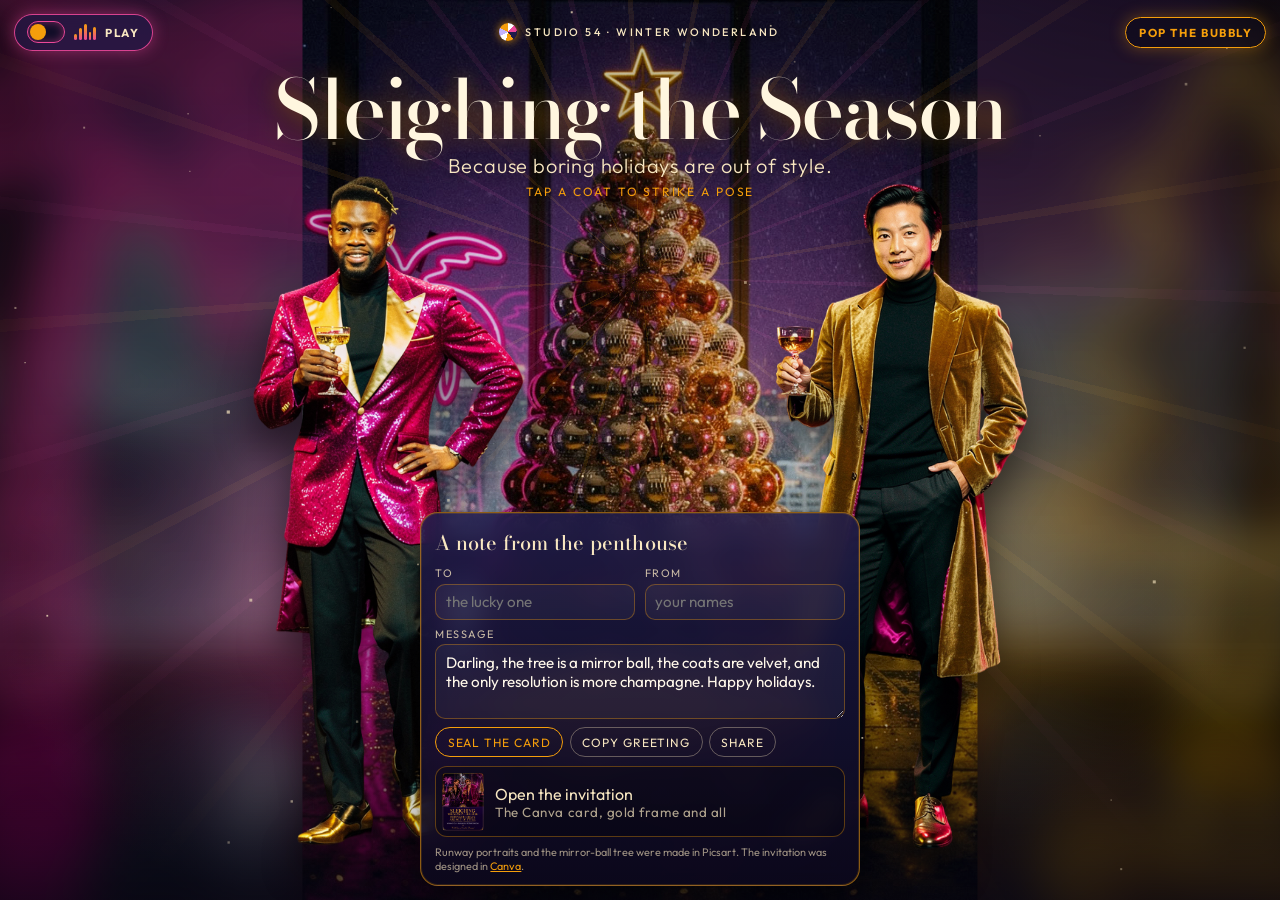
<file: holiday-card/index.html>
<!DOCTYPE html>
<html lang="en">
  <head>
    <meta charset="UTF-8" />
    <meta name="viewport" content="width=device-width, initial-scale=1" />
    <meta name="theme-color" content="#1e1b4b" />
    <title>Sleighing the Season — Studio 54 Winter Wonderland</title>
    <meta
      name="description"
      content="A cheeky festive disco-vogue holiday card. Sleighing the Season—Because Boring Holidays Are Out of Style."
    />
    <link rel="preconnect" href="https://fonts.googleapis.com" />
    <link rel="preconnect" href="https://fonts.gstatic.com" crossorigin />
    <link
      href="https://fonts.googleapis.com/css2?family=Bodoni+Moda:opsz,wght@6..96,500;6..96,700&family=Outfit:wght@300;500;700&display=swap"
      rel="stylesheet"
    />
    <style>
      :root {
        --velvet: #1e1b4b;
        --ink: #0c0a1d;
        --magenta: #ec4899;
        --gold: #f59e0b;
        --cream: #f8e7c1;
        --line: rgba(245, 158, 11, 0.55);
      }

      * {
        box-sizing: border-box;
      }

      html,
      body {
        margin: 0;
        height: 100%;
        background: var(--ink);
        color: var(--cream);
        font-family: Outfit, "Avenir Next", "Segoe UI", sans-serif;
      }

      button,
      input,
      textarea {
        font: inherit;
        color: inherit;
      }

      button {
        cursor: pointer;
      }

      .stage {
        position: relative;
        min-height: 100dvh;
        overflow: hidden;
        background: radial-gradient(ellipse at 50% 110%, rgba(236, 72, 153, 0.22), transparent 46%),
          radial-gradient(ellipse at 50% 0%, rgba(245, 158, 11, 0.16), transparent 40%), var(--ink);
      }

      .scene-blur,
      .scene {
        position: fixed;
        pointer-events: none;
        user-select: none;
      }

      .scene-blur {
        inset: -6%;
        width: 112%;
        height: 112%;
        object-fit: cover;
        filter: blur(26px) saturate(1.35) brightness(0.48);
      }

      .scene {
        top: 0;
        left: 50%;
        height: 100dvh;
        width: auto;
        max-width: none;
        transform: translateX(-50%);
        filter: saturate(1.12) contrast(1.04);
        animation: drift 26s ease-in-out infinite alternate;
      }

      .beams,
      .neon-wash,
      .vignette {
        position: fixed;
        inset: 0;
        pointer-events: none;
      }

      .beams {
        inset: -30%;
        background: repeating-conic-gradient(
          from 0deg at 50% 38%,
          transparent 0deg 11deg,
          rgba(245, 158, 11, 0.16) 11deg 12.1deg,
          transparent 12.1deg 22deg,
          rgba(236, 72, 153, 0.14) 22deg 23.1deg
        );
        mix-blend-mode: screen;
        animation: spin 32s linear infinite;
        -webkit-mask-image: radial-gradient(circle at 50% 36%, #000 0%, transparent 58%);
        mask-image: radial-gradient(circle at 50% 36%, #000 0%, transparent 58%);
      }

      .neon-wash {
        background: radial-gradient(circle at 22% 68%, rgba(236, 72, 153, 0.34), transparent 24%),
          radial-gradient(circle at 78% 64%, rgba(245, 158, 11, 0.28), transparent 22%);
        mix-blend-mode: screen;
        animation: pulse 3.4s ease-in-out infinite;
      }

      .vignette {
        background: linear-gradient(to top, rgba(8, 6, 20, 0.72) 0%, transparent 28%, rgba(8, 6, 20, 0.28) 100%);
      }

      canvas#fx {
        position: fixed;
        inset: 0;
        width: 100%;
        height: 100%;
        pointer-events: none;
        z-index: 4;
      }

      .top {
        position: absolute;
        z-index: 6;
        top: 0.85rem;
        left: 0.85rem;
        right: 0.85rem;
        display: flex;
        align-items: center;
        justify-content: space-between;
        gap: 0.75rem;
      }

      .eyebrow {
        margin: 0;
        letter-spacing: 0.22em;
        text-transform: uppercase;
        font-size: 0.68rem;
        font-weight: 500;
        color: var(--cream);
        text-shadow: 0 2px 12px rgba(0, 0, 0, 0.7);
        display: flex;
        align-items: center;
        gap: 0.55rem;
      }

      .mini-ball {
        width: 18px;
        height: 18px;
        border-radius: 50%;
        background: conic-gradient(
          #fff 0 12%,
          #ec4899 0 24%,
          #1e1b4b 0 40%,
          #f59e0b 0 54%,
          #fff 0 68%,
          #c4b5fd 0 82%,
          #f59e0b 0 100%
        );
        box-shadow: 0 0 10px rgba(245, 158, 11, 0.8);
        animation: spin 3.5s linear infinite;
        flex: none;
      }

      .switch,
      .bubbly {
        display: inline-flex;
        align-items: center;
        gap: 0.55rem;
        border-radius: 999px;
        padding: 0.42rem 0.8rem;
        backdrop-filter: blur(8px);
      }

      .switch {
        border: 1px solid rgba(236, 72, 153, 0.9);
        background: rgba(30, 27, 75, 0.62);
        box-shadow: 0 0 16px rgba(236, 72, 153, 0.45);
      }

      .switch-track {
        width: 38px;
        height: 22px;
        border-radius: 999px;
        border: 1px solid var(--magenta);
        background: #120e28;
        position: relative;
        box-shadow: inset 0 0 8px rgba(236, 72, 153, 0.45);
      }

      .switch-thumb {
        position: absolute;
        top: 2px;
        left: 2px;
        width: 16px;
        height: 16px;
        border-radius: 50%;
        background: var(--gold);
        transition: transform 0.2s ease;
      }

      .switch[aria-pressed="true"] .switch-thumb {
        transform: translateX(16px);
        background: var(--magenta);
        box-shadow: 0 0 8px var(--magenta);
      }

      .eq {
        display: flex;
        align-items: flex-end;
        gap: 2px;
        height: 16px;
        width: 22px;
      }

      .eq i {
        display: block;
        width: 3px;
        height: 45%;
        border-radius: 2px;
        background: linear-gradient(to top, var(--magenta), var(--gold));
        transform-origin: bottom;
      }

      .eq i:nth-child(1) {
        height: 40%;
      }

      .eq i:nth-child(2) {
        height: 75%;
      }

      .eq i:nth-child(3) {
        height: 100%;
      }

      .eq i:nth-child(4) {
        height: 55%;
      }

      .eq i:nth-child(5) {
        height: 85%;
      }

      .eq-label,
      .bubbly {
        font-size: 0.72rem;
        font-weight: 700;
        letter-spacing: 0.14em;
        text-transform: uppercase;
      }

      .bubbly {
        border: 1px solid var(--gold);
        background: rgba(12, 10, 29, 0.55);
        color: var(--gold);
        box-shadow: 0 0 16px rgba(245, 158, 11, 0.35);
      }

      .bubbly:hover,
      .switch:hover,
      .text-btn:hover,
      .invite-chip:hover {
        filter: brightness(1.12);
      }

      .mast {
        position: absolute;
        z-index: 5;
        top: 4.6rem;
        left: 50%;
        transform: translateX(-50%);
        width: min(920px, 94vw);
        text-align: center;
        pointer-events: none;
      }

      h1 {
        margin: 0;
        font-family: "Bodoni Moda", Didot, "Bodoni MT", serif;
        font-weight: 500;
        font-size: clamp(2.5rem, 6.4vw, 5.4rem);
        letter-spacing: -0.03em;
        line-height: 0.88;
        color: #fff6df;
        text-shadow: 0 0 22px rgba(245, 158, 11, 0.45), 0 10px 28px rgba(0, 0, 0, 0.65);
      }

      .tag {
        margin: 0.45rem 0 0;
        font-size: clamp(0.95rem, 2vw, 1.25rem);
        font-weight: 300;
        letter-spacing: 0.04em;
        text-shadow: 0 4px 16px rgba(0, 0, 0, 0.75);
      }

      .figures {
        position: absolute;
        inset: 0;
        z-index: 3;
        pointer-events: none;
      }

      .figure {
        position: absolute;
        bottom: 0;
        height: min(84vh, 880px);
        padding: 0;
        border: 0;
        background: transparent;
        pointer-events: auto;
      }

      .figure.lucien {
        left: max(-2vw, calc(50% - 560px));
      }

      .figure.mateo {
        right: max(-2vw, calc(50% - 540px));
      }

      .figure img {
        height: 100%;
        width: auto;
        display: block;
        transform-origin: 50% 88%;
        transition: transform 0.48s cubic-bezier(0.18, 1.55, 0.32, 1), filter 0.35s ease;
        filter: drop-shadow(0 22px 18px rgba(0, 0, 0, 0.5));
      }

      .figure.lucien.struck img {
        transform: translateY(-4%) rotate(-13deg) scale(1.06);
        filter: drop-shadow(0 0 18px rgba(236, 72, 153, 0.85)) drop-shadow(0 22px 18px rgba(0, 0, 0, 0.5)) saturate(1.3)
          brightness(1.12);
      }

      .figure.mateo.struck img {
        transform: translateY(-3.5%) rotate(12deg) scale(1.06);
        filter: drop-shadow(0 0 18px rgba(245, 158, 11, 0.85)) drop-shadow(0 22px 18px rgba(0, 0, 0, 0.5)) saturate(1.3)
          brightness(1.12);
      }

      .figure:focus-visible,
      .switch:focus-visible,
      .bubbly:focus-visible,
      .text-btn:focus-visible,
      .invite-chip:focus-visible,
      input:focus-visible,
      textarea:focus-visible {
        outline: 2px solid var(--gold);
        outline-offset: 3px;
      }

      .hint {
        margin: 0.4rem 0 0;
        font-size: 0.75rem;
        letter-spacing: 0.16em;
        text-transform: uppercase;
        color: var(--gold);
        text-shadow: 0 2px 10px #000;
      }

      .hint.gone {
        opacity: 0;
        transition: opacity 0.4s ease;
      }

      .card {
        position: absolute;
        z-index: 6;
        left: 50%;
        bottom: 0.9rem;
        transform: translateX(-50%);
        width: min(440px, calc(100% - 1.2rem));
        padding: 0.85rem 0.9rem 0.75rem;
        border-radius: 18px;
        border: 1px solid var(--line);
        background: linear-gradient(180deg, rgba(30, 27, 75, 0.86), rgba(12, 8, 28, 0.92));
        box-shadow: 0 18px 50px rgba(0, 0, 0, 0.45), inset 0 0 0 1px rgba(245, 158, 11, 0.15);
        backdrop-filter: blur(12px);
      }

      .card h2 {
        margin: 0 0 0.55rem;
        font-family: "Bodoni Moda", Didot, serif;
        font-weight: 500;
        font-size: 1.25rem;
        letter-spacing: 0.01em;
      }

      .fields {
        display: grid;
        grid-template-columns: 1fr 1fr;
        gap: 0.45rem 0.6rem;
      }

      label {
        display: flex;
        flex-direction: column;
        gap: 0.2rem;
        font-size: 0.68rem;
        letter-spacing: 0.14em;
        text-transform: uppercase;
        color: rgba(248, 231, 193, 0.78);
      }

      label.message {
        grid-column: 1 / -1;
      }

      input,
      textarea {
        width: 100%;
        border-radius: 10px;
        border: 1px solid rgba(245, 158, 11, 0.35);
        background: rgba(255, 255, 255, 0.04);
        padding: 0.48rem 0.6rem;
        letter-spacing: 0;
        text-transform: none;
        font-size: 0.95rem;
        font-weight: 400;
        color: #fff8ea;
      }

      textarea {
        resize: vertical;
        min-height: 4.4rem;
      }

      .card.sealed input,
      .card.sealed textarea {
        border-color: transparent;
        background: transparent;
        padding-left: 0;
        resize: none;
      }

      .actions {
        display: flex;
        flex-wrap: wrap;
        gap: 0.4rem;
        margin-top: 0.55rem;
        align-items: center;
      }

      .text-btn {
        border-radius: 999px;
        border: 1px solid rgba(248, 231, 193, 0.35);
        background: transparent;
        padding: 0.38rem 0.7rem;
        font-size: 0.75rem;
        letter-spacing: 0.08em;
        text-transform: uppercase;
      }

      .text-btn.gold {
        border-color: var(--gold);
        color: var(--gold);
      }

      .status {
        margin-left: auto;
        min-height: 1em;
        font-size: 0.75rem;
        color: var(--gold);
      }

      .invite-chip {
        margin-top: 0.6rem;
        width: 100%;
        display: flex;
        align-items: center;
        gap: 0.7rem;
        text-align: left;
        border-radius: 12px;
        border: 1px solid rgba(245, 158, 11, 0.35);
        background: rgba(0, 0, 0, 0.25);
        padding: 0.35rem;
      }

      .invite-chip img {
        width: 42px;
        height: 58px;
        object-fit: cover;
        border-radius: 4px;
      }

      .invite-chip span {
        display: block;
      }

      .invite-chip small {
        display: block;
        color: rgba(248, 231, 193, 0.7);
        letter-spacing: 0.04em;
      }

      .credits {
        margin: 0.45rem 0 0;
        font-size: 0.68rem;
        color: rgba(248, 231, 193, 0.62);
      }

      .credits a {
        color: var(--gold);
      }

      .caption {
        position: fixed;
        z-index: 8;
        left: 50%;
        top: 14.2rem;
        margin: 0;
        max-width: min(280px, 86vw);
        padding: 0.45rem 0.75rem;
        border-radius: 999px;
        background: rgba(12, 8, 28, 0.86);
        border: 1px solid var(--gold);
        color: var(--cream);
        font-family: "Bodoni Moda", Didot, serif;
        font-size: 1.05rem;
        text-align: center;
        pointer-events: none;
        animation: rise 2.1s ease forwards;
        box-shadow: 0 0 18px rgba(245, 158, 11, 0.35);
      }

      .flash {
        position: fixed;
        inset: 0;
        background: #fff;
        opacity: 0;
        pointer-events: none;
        z-index: 7;
      }

      .flash.go {
        animation: flash 0.45s ease-out;
      }

      dialog {
        border: 1px solid var(--line);
        background: #120e24;
        color: var(--cream);
        border-radius: 16px;
        padding: 0.75rem;
        width: min(460px, 94vw);
      }

      dialog::backdrop {
        background: rgba(8, 6, 20, 0.75);
      }

      dialog img {
        width: 100%;
        height: auto;
        display: block;
        border-radius: 8px;
      }

      .dialog-bar {
        display: flex;
        justify-content: space-between;
        align-items: center;
        gap: 0.6rem;
        margin-top: 0.6rem;
      }

      .dialog-bar a {
        color: var(--gold);
      }

      .sr {
        position: absolute;
        width: 1px;
        height: 1px;
        padding: 0;
        margin: -1px;
        overflow: hidden;
        clip: rect(0, 0, 0, 0);
        border: 0;
      }

      @keyframes spin {
        to {
          transform: rotate(360deg);
        }
      }

      @keyframes drift {
        from {
          transform: translateX(-50%) scale(1);
        }
        to {
          transform: translateX(-50%) scale(1.045);
        }
      }

      @keyframes pulse {
        0%,
        100% {
          opacity: 0.55;
        }
        50% {
          opacity: 1;
        }
      }

      @keyframes flash {
        0% {
          opacity: 0.88;
        }
        100% {
          opacity: 0;
        }
      }

      @keyframes rise {
        0% {
          opacity: 0;
          transform: translateX(-50%) translateY(10px);
        }
        15% {
          opacity: 1;
          transform: translateX(-50%) translateY(0);
        }
        75% {
          opacity: 1;
          transform: translateX(-50%) translateY(0);
        }
        100% {
          opacity: 0;
          transform: translateX(-50%) translateY(-28px);
        }
      }

      @media (max-width: 800px) {
        .stage {
          overflow-x: hidden;
          overflow-y: auto;
        }

        .eyebrow {
          display: none;
        }

        .mast,
        .figures,
        .card {
          position: relative;
          left: auto;
          right: auto;
          top: auto;
          bottom: auto;
          transform: none;
        }

        .mast {
          z-index: 5;
          width: auto;
          padding: 4.3rem 0.9rem 0;
        }

        h1 {
          font-size: 2.35rem;
        }

        .figures {
          display: flex;
          justify-content: center;
          align-items: flex-end;
          height: 46vh;
          margin-top: 0.2rem;
        }

        .figure {
          position: relative;
          height: 46vh;
          left: auto;
          right: auto;
        }

        .figure.lucien {
          margin-right: -14vw;
        }

        .figure.mateo {
          margin-left: -14vw;
        }

        .card {
          width: calc(100% - 1rem);
          margin: -3.2rem auto 1rem;
        }

        .caption {
          top: 11.6rem;
        }

        .fields {
          grid-template-columns: 1fr;
        }
      }

      @media (prefers-reduced-motion: reduce) {
        .scene,
        .beams,
        .neon-wash,
        .mini-ball {
          animation: none;
        }

        .figure img {
          transition: none;
        }
      }
    </style>
  </head>
  <body>
    <main class="stage">
      <img class="scene-blur" src="assets/tree.jpg" alt="" />
      <img class="scene" src="assets/tree.jpg" alt="" />
      <div class="beams" aria-hidden="true"></div>
      <div class="neon-wash" aria-hidden="true"></div>
      <div class="vignette" aria-hidden="true"></div>
      <canvas id="fx" aria-hidden="true"></canvas>

      <header class="top">
        <button id="sound" class="switch" type="button" aria-pressed="false" aria-label="Play the disco track">
          <span class="switch-track" aria-hidden="true"><span class="switch-thumb"></span></span>
          <span class="eq" aria-hidden="true"><i></i><i></i><i></i><i></i><i></i></span>
          <span class="eq-label">Play</span>
        </button>
        <p class="eyebrow"><span class="mini-ball" aria-hidden="true"></span> Studio 54 · Winter Wonderland</p>
        <button id="bubbly" class="bubbly" type="button">Pop the Bubbly</button>
      </header>

      <div class="mast">
        <h1>Sleighing the Season</h1>
        <p class="tag">Because boring holidays are out of style.</p>
        <p class="hint" id="hint">Tap a coat to strike a pose</p>
      </div>

      <div class="figures">
        <button
          class="figure lucien"
          type="button"
          id="lucien"
          aria-label="Lucien in a magenta sequin coat. Strike a pose."
        >
          <img src="assets/lucien.png" alt="Lucien, in a hot magenta sequin tailcoat, holding a coupe glass" />
        </button>
        <button class="figure mateo" type="button" id="mateo" aria-label="Mateo in a gold velvet coat. Strike a pose.">
          <img src="assets/mateo.png" alt="Mateo, in a gold velvet coat, raising a coupe glass" />
        </button>
      </div>
      <section class="card" id="card" aria-label="Personal greeting">
        <h2>A note from the penthouse</h2>
        <div class="fields">
          <label>To <input id="to" name="to" autocomplete="name" placeholder="the lucky one" /></label>
          <label>From <input id="from" name="from" autocomplete="name" placeholder="your names" /></label>
          <label class="message">
            Message
            <textarea id="message" name="message" rows="3"></textarea>
          </label>
        </div>
        <div class="actions">
          <button class="text-btn gold" type="button" id="seal">Seal the card</button>
          <button class="text-btn" type="button" id="copy">Copy greeting</button>
          <button class="text-btn" type="button" id="share">Share</button>
          <span class="status" id="status" role="status"></span>
        </div>
        <button class="invite-chip" type="button" id="openInvite">
          <img src="assets/invitation.jpg" alt="" />
          <span>
            Open the invitation
            <small>The Canva card, gold frame and all</small>
          </span>
        </button>
        <p class="credits">
          Runway portraits and the mirror-ball tree were made in Picsart. The invitation was designed in
          <a href="https://www.canva.com/d/mxXNesNXh6sYmDW" target="_blank" rel="noopener">Canva</a>.
        </p>
      </section>
    </main>

    <div class="flash" id="flash" aria-hidden="true"></div>
    <p class="sr" id="live" aria-live="polite"></p>

    <dialog id="inviteDialog">
      <img
        src="assets/invitation.jpg"
        alt="Invitation reading Sleighing the Season—Because Boring Holidays Are Out of Style, with two men toasting in sequin coats before a disco-ball Christmas tree."
      />
      <div class="dialog-bar">
        <a href="https://www.canva.com/d/mxXNesNXh6sYmDW" target="_blank" rel="noopener">Edit in Canva</a>
        <button class="text-btn" type="button" id="closeInvite">Close</button>
      </div>
    </dialog>

    <script>
      const DEFAULT_MESSAGE =
        "Darling, the tree is a mirror ball, the coats are velvet, and the only resolution is more champagne. Happy holidays.";

      const CAPTIONS = [
        "Category is: Festive Excellence",
        "10s Across the Board for Holiday Spirit",
        "Serving looks colder than the North Pole",
        "The category is: Velvet Realness",
        "Holiday spirit? Darling, we bottled it.",
        "Sleigh all day, sequins all night.",
        "Cheers — make it fashion.",
        "Mirror, mirror, on the ball.",
      ];

      const BARS = [
        { root: 65.41, third: 4, chord: [261.63, 329.63, 392.0, 493.88] },
        { root: 110.0, third: 3, chord: [220.0, 261.63, 329.63, 392.0] },
        { root: 73.42, third: 3, chord: [293.66, 349.23, 440.0, 523.25] },
        { root: 98.0, third: 4, chord: [196.0, 246.94, 293.66, 349.23] },
      ];

      const soundBtn = document.getElementById("sound");
      const bubblyBtn = document.getElementById("bubbly");
      const flashEl = document.getElementById("flash");
      const live = document.getElementById("live");
      const hint = document.getElementById("hint");
      const card = document.getElementById("card");
      const toEl = document.getElementById("to");
      const fromEl = document.getElementById("from");
      const messageEl = document.getElementById("message");
      const statusEl = document.getElementById("status");
      const canvas = document.getElementById("fx");
      const ctx2d = canvas.getContext("2d");
      const inviteDialog = document.getElementById("inviteDialog");

      const disco = {
        ctx: null,
        master: null,
        analyser: null,
        noise: null,
        bins: null,
        playing: false,
        step: 0,
        next: 0,
        timer: 0,
        bpm: 118,
      };

      const sparks = [];
      const drift = [];
      let captionIndex = 0;
      let reducedMotion = window.matchMedia("(prefers-reduced-motion: reduce)").matches;

      function semitone(root, steps) {
        return root * Math.pow(2, steps / 12);
      }

      function ensureAudio() {
        if (disco.ctx) return disco.ctx;
        const audio = new AudioContext();
        const master = audio.createGain();
        master.gain.value = 0.85;
        const comp = audio.createDynamicsCompressor();
        comp.threshold.value = -16;
        comp.knee.value = 16;
        comp.ratio.value = 3;
        comp.attack.value = 0.004;
        comp.release.value = 0.18;
        const analyser = audio.createAnalyser();
        analyser.fftSize = 64;
        analyser.smoothingTimeConstant = 0.75;
        master.connect(comp);
        comp.connect(analyser);
        analyser.connect(audio.destination);
        const noise = audio.createBuffer(1, audio.sampleRate, audio.sampleRate);
        const data = noise.getChannelData(0);
        for (let i = 0; i < data.length; i += 1) data[i] = Math.random() * 2 - 1;
        disco.ctx = audio;
        disco.master = master;
        disco.analyser = analyser;
        disco.noise = noise;
        disco.bins = new Uint8Array(analyser.frequencyBinCount);
        return audio;
      }

      function env(audio, peak, time, attack, dur) {
        const gain = audio.createGain();
        gain.gain.setValueAtTime(0.0001, time);
        gain.gain.exponentialRampToValueAtTime(Math.max(peak, 0.0002), time + attack);
        gain.gain.exponentialRampToValueAtTime(0.0001, time + dur);
        return gain;
      }

      function kick(time) {
        const audio = disco.ctx;
        const osc = audio.createOscillator();
        const gain = audio.createGain();
        osc.type = "sine";
        osc.frequency.setValueAtTime(172, time);
        osc.frequency.exponentialRampToValueAtTime(46, time + 0.09);
        gain.gain.setValueAtTime(0.62, time);
        gain.gain.exponentialRampToValueAtTime(0.0001, time + 0.28);
        osc.connect(gain);
        gain.connect(disco.master);
        osc.start(time);
        osc.stop(time + 0.3);
      }

      function bass(freq, time) {
        const audio = disco.ctx;
        const osc = audio.createOscillator();
        const filter = audio.createBiquadFilter();
        const gain = env(audio, 0.28, time, 0.012, 0.2);
        osc.type = "sawtooth";
        osc.frequency.setValueAtTime(freq, time);
        filter.type = "lowpass";
        filter.frequency.setValueAtTime(780, time);
        filter.frequency.exponentialRampToValueAtTime(180, time + 0.16);
        osc.connect(filter);
        filter.connect(gain);
        gain.connect(disco.master);
        osc.start(time);
        osc.stop(time + 0.22);
      }

      function hat(time, open) {
        const audio = disco.ctx;
        const src = audio.createBufferSource();
        const filter = audio.createBiquadFilter();
        const gain = env(audio, open ? 0.075 : 0.04, time, 0.004, open ? 0.09 : 0.028);
        src.buffer = disco.noise;
        filter.type = "highpass";
        filter.frequency.value = open ? 6000 : 8000;
        src.connect(filter);
        filter.connect(gain);
        gain.connect(disco.master);
        src.start(time);
        src.stop(time + (open ? 0.11 : 0.05));
      }

      function clap(time) {
        const audio = disco.ctx;
        [0, 0.012].forEach((offset) => {
          const src = audio.createBufferSource();
          const filter = audio.createBiquadFilter();
          const gain = env(audio, 0.16, time + offset, 0.004, 0.12);
          src.buffer = disco.noise;
          filter.type = "bandpass";
          filter.frequency.value = 1750;
          filter.Q.value = 0.7;
          src.connect(filter);
          filter.connect(gain);
          gain.connect(disco.master);
          src.start(time + offset);
          src.stop(time + offset + 0.14);
        });
      }

      function chord(freqs, time, dur, peak) {
        const audio = disco.ctx;
        const filter = audio.createBiquadFilter();
        const gain = env(audio, peak, time, 0.03, dur);
        filter.type = "lowpass";
        filter.frequency.setValueAtTime(2400, time);
        filter.frequency.exponentialRampToValueAtTime(700, time + dur);
        filter.connect(gain);
        gain.connect(disco.master);
        freqs.forEach((freq, index) => {
          const osc = audio.createOscillator();
          osc.type = "triangle";
          osc.frequency.value = freq;
          osc.detune.value = (index - 1.5) * 7;
          osc.connect(filter);
          osc.start(time);
          osc.stop(time + dur + 0.02);
        });
      }

      function popSound(time) {
        const audio = ensureAudio();
        const osc = audio.createOscillator();
        const gain = env(audio, 0.2, time, 0.005, 0.22);
        osc.type = "sine";
        osc.frequency.setValueAtTime(620, time);
        osc.frequency.exponentialRampToValueAtTime(140, time + 0.18);
        osc.connect(gain);
        gain.connect(disco.master);
        osc.start(time);
        osc.stop(time + 0.24);
        const src = audio.createBufferSource();
        const filter = audio.createBiquadFilter();
        const noiseGain = env(audio, 0.18, time, 0.003, 0.08);
        src.buffer = disco.noise;
        filter.type = "highpass";
        filter.frequency.value = 1200;
        src.connect(filter);
        filter.connect(noiseGain);
        noiseGain.connect(disco.master);
        src.start(time);
        src.stop(time + 0.1);
      }

      function playStep(step, time) {
        const beat = step % 16;
        const spec = BARS[Math.floor(step / 16) % BARS.length];
        if (beat % 4 === 0) kick(time);
        if (beat === 4 || beat === 12) clap(time);
        hat(time, beat % 4 === 2);
        if (beat % 2 === 0) {
          const interval = [0, 12, 7, 12, 0, spec.third, 7, 12][beat / 2];
          bass(semitone(spec.root, interval), time);
        }
        if (beat === 0) chord(spec.chord, time, 0.85, 0.05);
        if (beat === 6 || beat === 14) chord(spec.chord, time, 0.11, 0.035);
      }

      function schedule() {
        if (!disco.playing) return;
        const audio = disco.ctx;
        const slice = 60 / disco.bpm / 4;
        if (!disco.next || disco.next < audio.currentTime) disco.next = audio.currentTime + 0.05;
        while (disco.next < audio.currentTime + 0.18) {
          playStep(disco.step, disco.next);
          disco.next += slice;
          disco.step = (disco.step + 1) % 64;
        }
        disco.timer = window.setTimeout(schedule, 40);
      }

      async function toggleSound() {
        const audio = ensureAudio();
        if (audio.state === "suspended") await audio.resume();
        disco.playing = !disco.playing;
        soundBtn.setAttribute("aria-pressed", String(disco.playing));
        soundBtn.setAttribute("aria-label", disco.playing ? "Pause the disco track" : "Play the disco track");
        soundBtn.querySelector(".eq-label").textContent = disco.playing ? "Pause" : "Play";
        if (disco.playing) schedule();
        else window.clearTimeout(disco.timer);
      }

      function resizeCanvas() {
        const ratio = Math.min(window.devicePixelRatio || 1, 2);
        canvas.width = Math.floor(canvas.clientWidth * ratio);
        canvas.height = Math.floor(canvas.clientHeight * ratio);
        ctx2d.setTransform(ratio, 0, 0, ratio, 0, 0);
      }

      function seedDrift() {
        const width = canvas.clientWidth || window.innerWidth;
        const height = canvas.clientHeight || window.innerHeight;
        for (let i = 0; i < 42; i += 1) {
          drift.push({
            x: Math.random() * width,
            y: Math.random() * height,
            r: 1 + Math.random() * 2.2,
            s: 0.25 + Math.random() * 0.7,
            a: 0.25 + Math.random() * 0.6,
          });
        }
      }

      function burst() {
        const colors = ["#f59e0b", "#ec4899", "#fff7d6", "#f9a8d4", "#fde68a", "#ffffff"];
        const origins = [
          [window.innerWidth * 0.5, window.innerHeight * 0.48],
          [window.innerWidth * 0.22, window.innerHeight * 0.62],
          [window.innerWidth * 0.78, window.innerHeight * 0.62],
        ];
        origins.forEach(([x, y]) => {
          for (let i = 0; i < 46; i += 1) {
            const angle = Math.random() * Math.PI * 2;
            const speed = 2.5 + Math.random() * 9;
            const bubble = i % 4 === 0;
            sparks.push({
              kind: i % 5 === 0 ? "star" : bubble ? "bubble" : "glitter",
              x,
              y,
              vx: Math.cos(angle) * speed,
              vy: Math.sin(angle) * speed - (bubble ? 1.4 : 2.2),
              g: bubble ? -0.015 : 0.12,
              life: 1,
              decay: 0.005 + Math.random() * 0.006,
              size: 4 + Math.random() * 9,
              rot: Math.random() * Math.PI,
              spin: (Math.random() - 0.5) * 0.28,
              color: colors[i % colors.length],
            });
          }
        });
        if (sparks.length > 460) sparks.splice(0, sparks.length - 460);
      }

      function drawStar(x, y, radius, rotation) {
        ctx2d.beginPath();
        for (let i = 0; i < 5; i += 1) {
          const outer = rotation + (i * 2 * Math.PI) / 5 - Math.PI / 2;
          const inner = outer + Math.PI / 5;
          ctx2d.lineTo(x + Math.cos(outer) * radius, y + Math.sin(outer) * radius);
          ctx2d.lineTo(x + Math.cos(inner) * radius * 0.42, y + Math.sin(inner) * radius * 0.42);
        }
        ctx2d.closePath();
        ctx2d.fill();
      }

      function drawFrame() {
        const width = canvas.clientWidth;
        const height = canvas.clientHeight;
        ctx2d.clearRect(0, 0, width, height);

        if (!reducedMotion) {
          drift.forEach((dot) => {
            dot.y -= dot.s;
            dot.x += Math.sin(dot.y * 0.02) * 0.3;
            if (dot.y < -4) {
              dot.y = height + 4;
              dot.x = Math.random() * width;
            }
            ctx2d.globalAlpha = dot.a;
            ctx2d.fillStyle = "#f8e7c1";
            ctx2d.fillRect(dot.x, dot.y, dot.r, dot.r);
          });
        }

        for (let i = sparks.length - 1; i >= 0; i -= 1) {
          const bit = sparks[i];
          bit.x += bit.vx;
          bit.y += bit.vy;
          bit.vy += bit.g;
          bit.vx *= 0.992;
          bit.life -= bit.decay;
          bit.rot += bit.spin;
          if (bit.life <= 0) {
            sparks.splice(i, 1);
            continue;
          }
          ctx2d.save();
          ctx2d.globalAlpha = Math.max(bit.life, 0);
          ctx2d.translate(bit.x, bit.y);
          ctx2d.rotate(bit.rot);
          ctx2d.fillStyle = bit.color;
          ctx2d.strokeStyle = bit.color;
          if (bit.kind === "star") drawStar(0, 0, bit.size, 0);
          else if (bit.kind === "bubble") {
            ctx2d.beginPath();
            ctx2d.arc(0, 0, bit.size * 0.7, 0, Math.PI * 2);
            ctx2d.lineWidth = 1.4;
            ctx2d.stroke();
            ctx2d.globalAlpha *= 0.8;
            ctx2d.beginPath();
            ctx2d.arc(-bit.size * 0.2, -bit.size * 0.2, bit.size * 0.18, 0, Math.PI * 2);
            ctx2d.fill();
          } else {
            ctx2d.fillRect(-bit.size / 2, -bit.size / 6, bit.size, bit.size / 3);
          }
          ctx2d.restore();
        }
        ctx2d.globalAlpha = 1;

        const bars = soundBtn.querySelectorAll(".eq i");
        if (disco.playing && disco.analyser) {
          disco.analyser.getByteFrequencyData(disco.bins);
          const picks = [1, 3, 6, 10, 16];
          bars.forEach((bar, index) => {
            const value = disco.bins[picks[index]] / 255;
            bar.style.height = `${28 + value * 72}%`;
          });
        } else {
          bars.forEach((bar) => {
            bar.style.height = "";
          });
        }

        window.requestAnimationFrame(drawFrame);
      }

      function showCaption(text) {
        const node = document.createElement("p");
        node.className = "caption";
        node.textContent = text;
        document.body.appendChild(node);
        window.setTimeout(() => node.remove(), 2100);
        live.textContent = text;
      }

      function strike(button) {
        button.classList.toggle("struck");
        flashEl.classList.remove("go");
        void flashEl.offsetWidth;
        flashEl.classList.add("go");
        const line = CAPTIONS[captionIndex % CAPTIONS.length];
        captionIndex += 1;
        showCaption(line);
        hint.classList.add("gone");
        if (disco.playing) {
          const audio = disco.ctx;
          const now = audio.currentTime;
          chord([880, 1174, 1568], now, 0.18, 0.04);
        }
      }

      function readCard() {
        return {
          to: toEl.value.trim(),
          from: fromEl.value.trim(),
          msg: messageEl.value.trim(),
        };
      }

      function greetingText() {
        const cardState = readCard();
        const who = cardState.to ? `To ${cardState.to},\n\n` : "";
        const sign = cardState.from ? `\n\nWith love, ${cardState.from}` : "";
        return `Sleighing the Season—Because Boring Holidays Are Out of Style.\n\n${who}${cardState.msg}${sign}`;
      }

      function shareUrl() {
        const url = new URL(window.location.href);
        const cardState = readCard();
        ["to", "from", "msg"].forEach((key) => {
          const value = key === "msg" ? cardState.msg : cardState[key];
          if (value) url.searchParams.set(key, value);
          else url.searchParams.delete(key);
        });
        return url.toString();
      }

      function saveCard() {
        const cardState = readCard();
        try {
          localStorage.setItem("sleigh-card", JSON.stringify(cardState));
        } catch (error) {
          /* private mode can refuse storage; the fields still work */
        }
      }

      function loadCard() {
        const params = new URLSearchParams(window.location.search);
        let saved = {};
        try {
          saved = JSON.parse(localStorage.getItem("sleigh-card") || "{}");
        } catch (error) {
          saved = {};
        }
        toEl.value = params.get("to") || saved.to || "";
        fromEl.value = params.get("from") || saved.from || "";
        messageEl.value = params.get("msg") || saved.msg || DEFAULT_MESSAGE;
      }

      function setStatus(text) {
        statusEl.textContent = text;
        window.setTimeout(() => {
          if (statusEl.textContent === text) statusEl.textContent = "";
        }, 2400);
      }

      soundBtn.addEventListener("click", () => {
        toggleSound().catch(() => setStatus("Sound needs a click again"));
      });

      bubblyBtn.addEventListener("click", async (event) => {
        burst();
        const audio = ensureAudio();
        if (audio.state === "suspended") await audio.resume();
        popSound(audio.currentTime + 0.02);
        event.currentTarget.blur();
      });

      document.querySelectorAll(".figure").forEach((button) => {
        button.addEventListener("click", () => strike(button));
      });

      document.getElementById("seal").addEventListener("click", (event) => {
        const sealed = card.classList.toggle("sealed");
        toEl.readOnly = sealed;
        fromEl.readOnly = sealed;
        messageEl.readOnly = sealed;
        event.currentTarget.textContent = sealed ? "Edit the card" : "Seal the card";
        setStatus(sealed ? "Sealed" : "Editable again");
      });

      document.getElementById("copy").addEventListener("click", async () => {
        const text = greetingText();
        try {
          await navigator.clipboard.writeText(text);
          setStatus("Greeting copied");
        } catch (error) {
          setStatus("Copy blocked by the browser");
        }
      });

      document.getElementById("share").addEventListener("click", async () => {
        saveCard();
        const url = shareUrl();
        const text = greetingText();
        if (navigator.share) {
          try {
            await navigator.share({ title: "Sleighing the Season", text, url });
            setStatus("Shared");
            return;
          } catch (error) {
            if (error && error.name === "AbortError") return;
          }
        }
        try {
          await navigator.clipboard.writeText(`${text}\n\n${url}`);
          setStatus("Link copied");
        } catch (error) {
          setStatus("Share unavailable");
        }
      });

      [toEl, fromEl, messageEl].forEach((field) => field.addEventListener("input", saveCard));

      document.getElementById("openInvite").addEventListener("click", () => inviteDialog.showModal());
      document.getElementById("closeInvite").addEventListener("click", () => inviteDialog.close());

      loadCard();
      resizeCanvas();
      seedDrift();
      window.addEventListener("resize", resizeCanvas);
      window.requestAnimationFrame(drawFrame);
    </script>
  </body>
</html>
</file>
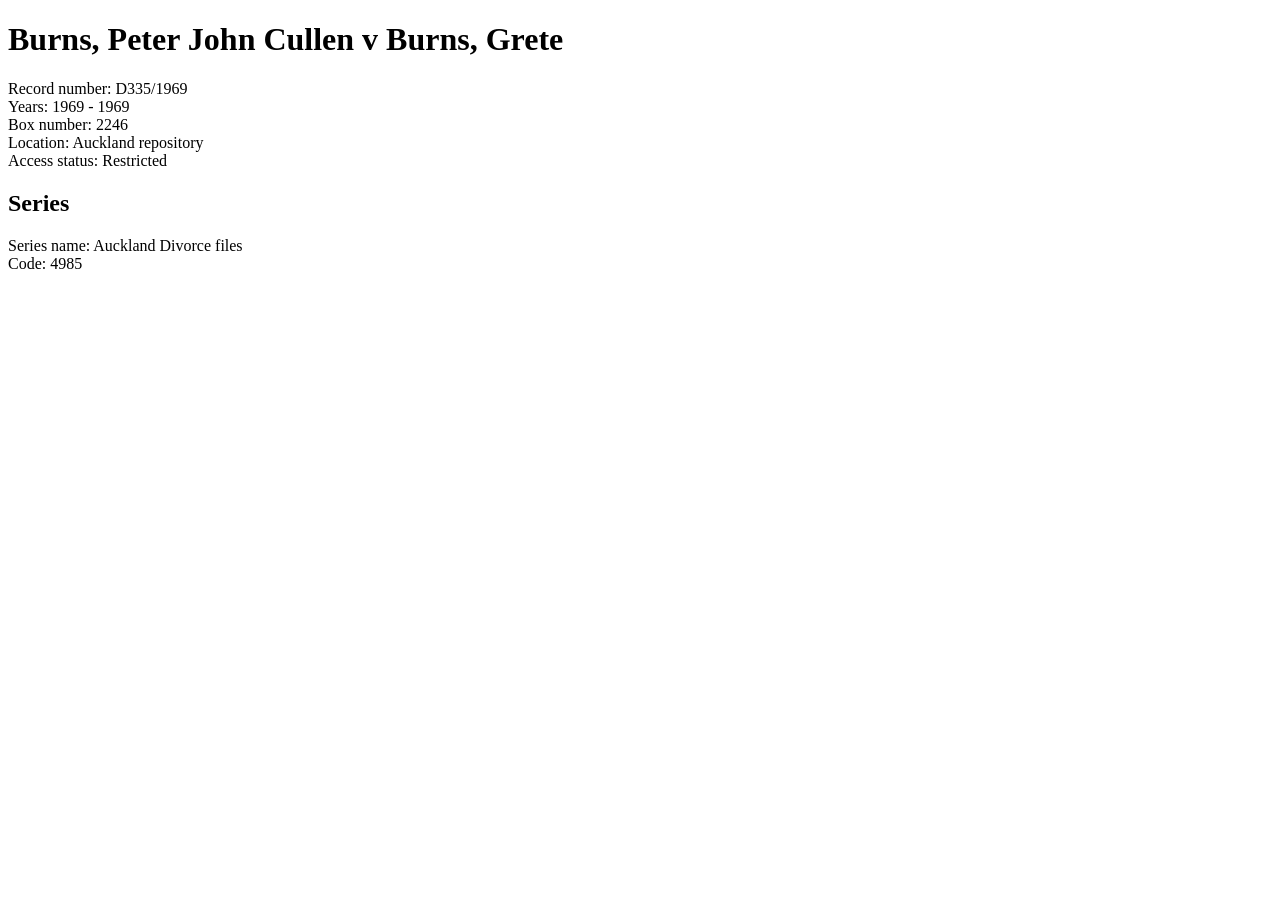
<file: unit_tests/archivesnz/saved_pages/divorce_item_without_image.html>
<!doctype html>
<html>
  <body>
    <h1>Burns, Peter John Cullen v Burns, Grete</h1>
    <div class="row arena-basic-info-field">
      <div class="col-12"><span class="arena-field"><span class="arena-field-label">Record number<span>:&nbsp;</span></span><span class="arena-field-value">D335/1969</span></span></div>
    </div>
    <div class="row arena-basic-info-field">
      <div class="col-12"><span class="arena-field"><span class="arena-field-label">Years<span>:&nbsp;</span></span><span class="arena-field-value">1969 - 1969</span></span></div>
    </div>
    <div class="row arena-basic-info-field">
      <div class="col-12"><span class="arena-field"><span class="arena-field-label">Box number<span>:&nbsp;</span></span><span class="arena-field-value">2246</span></span></div>
    </div>
    <div class="row arena-basic-info-field">
      <div class="col-12"><span class="arena-field"><span class="arena-field-label">Location<span>:&nbsp;</span></span><span class="arena-field-value">Auckland repository</span></span></div>
    </div>
    <div class="row arena-basic-info-field">
      <div class="col-12"><span class="arena-field"><span class="arena-field-label">Access status<span>:&nbsp;</span></span><span class="arena-field-value">Restricted</span></span></div>
    </div>
    <div class="row arena-basic-info-section">
      <h2>Series</h2>
      <div class="row arena-basic-info-field">
        <div class="col-12"><span class="arena-field"><span class="arena-field-label">Series name<span>:&nbsp;</span></span><span class="arena-field-value">Auckland Divorce files</span></span></div>
      </div>
      <div class="row arena-basic-info-field">
        <div class="col-12"><span class="arena-field"><span class="arena-field-label">Code<span>:&nbsp;</span></span><span class="arena-field-value">4985</span></span></div>
      </div>
    </div>
  </body>
</html>
</file>
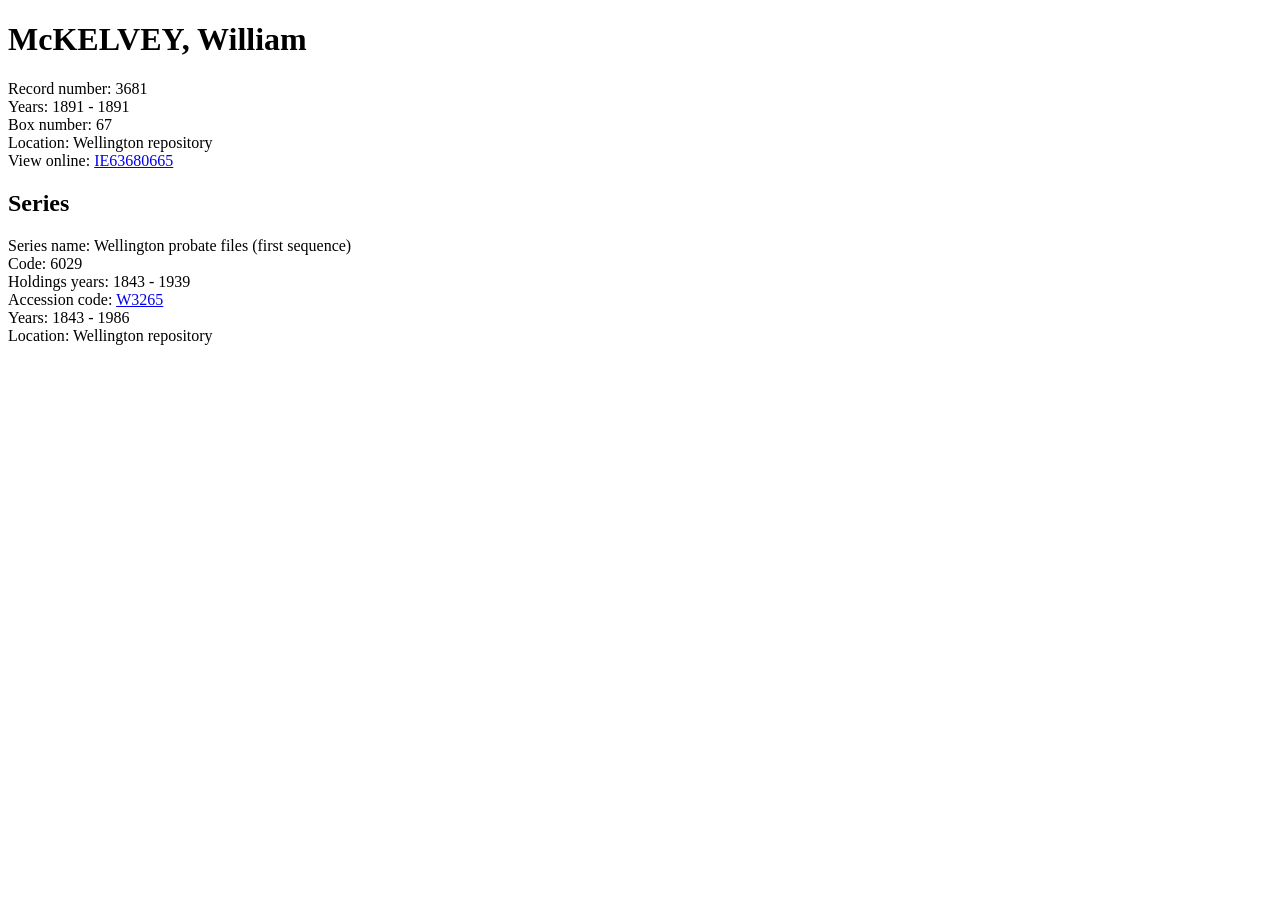
<file: unit_tests/archivesnz/saved_pages/probate_item_with_accession_years.html>
<!doctype html>
<html>
  <body>
    <h1>McKELVEY, William</h1>
    <div class="row arena-basic-info-field">
      <div class="col-12"><span class="arena-field"><span class="arena-field-label">Record number<span>:&nbsp;</span></span><span data-test-id="arena-field-value">3681</span></span></div>
    </div>
    <div class="row arena-basic-info-field">
      <div class="col-12"><span class="arena-field"><span class="arena-field-label">Years<span>:&nbsp;</span></span><span class="arena-field-value">1891 - 1891</span></span></div>
    </div>
    <div class="row arena-basic-info-field">
      <div class="col-12"><span class="arena-field"><span class="arena-field-label">Box number<span>:&nbsp;</span></span><span class="arena-field-value">67</span></span></div>
    </div>
    <div class="row arena-basic-info-field">
      <div class="col-12"><span class="arena-field"><span class="arena-field-label">Location<span>:&nbsp;</span></span><span class="arena-field-value">Wellington repository</span></span></div>
    </div>
    <div class="row arena-basic-info-field">
      <div class="col-12"><span class="arena-field"><span class="arena-field-label">View online<span>:&nbsp;</span></span><span class="arena-field-value"><a class="arena-field-link" href="https://ndhadeliver.natlib.govt.nz/delivery/DeliveryManagerServlet?dps_pid=IE63680665">IE63680665</a></span></span></div>
    </div>
    <div class="row arena-basic-info-section">
      <h2>Series</h2>
      <div class="row arena-basic-info-field">
        <div class="col-12"><span class="arena-field"><span class="arena-field-label">Series name<span>:&nbsp;</span></span><span class="arena-field-value">Wellington probate files (first sequence)</span></span></div>
      </div>
      <div class="row arena-basic-info-field">
        <div class="col-12"><span class="arena-field"><span class="arena-field-label">Code<span>:&nbsp;</span></span><span class="arena-field-value">6029</span></span></div>
      </div>
      <div class="row arena-basic-info-field">
        <div class="col-12"><span class="arena-field"><span class="arena-field-label">Holdings years<span>:&nbsp;</span></span><span class="arena-field-value">1843 - 1939</span></span></div>
      </div>
    </div>
    <div class="row arena-basic-info-field">
      <div class="col-12"><span class="arena-field"><span class="arena-field-label">Accession code<span>:&nbsp;</span></span><span class="arena-field-value"><a class="arena-field-link" href="https://collections.archives.govt.nz/en/web/arena/search#/entity/aims-archive/W3265?q=william+mckelvey&isFuzzy=true&source=aims-archive">W3265</a></span></span></div>
    </div>
    <div class="row arena-basic-info-field">
      <div class="col-12"><span class="arena-field"><span class="arena-field-label">Years<span>:&nbsp;</span></span><span class="arena-field-value">1843 - 1986</span></span></div>
    </div>
    <div class="row arena-basic-info-field">
      <div class="col-12"><span class="arena-field"><span class="arena-field-label">Location<span>:&nbsp;</span></span><span class="arena-field-value">Wellington repository</span></span></div>
    </div>
  </body>
</html>
</file>
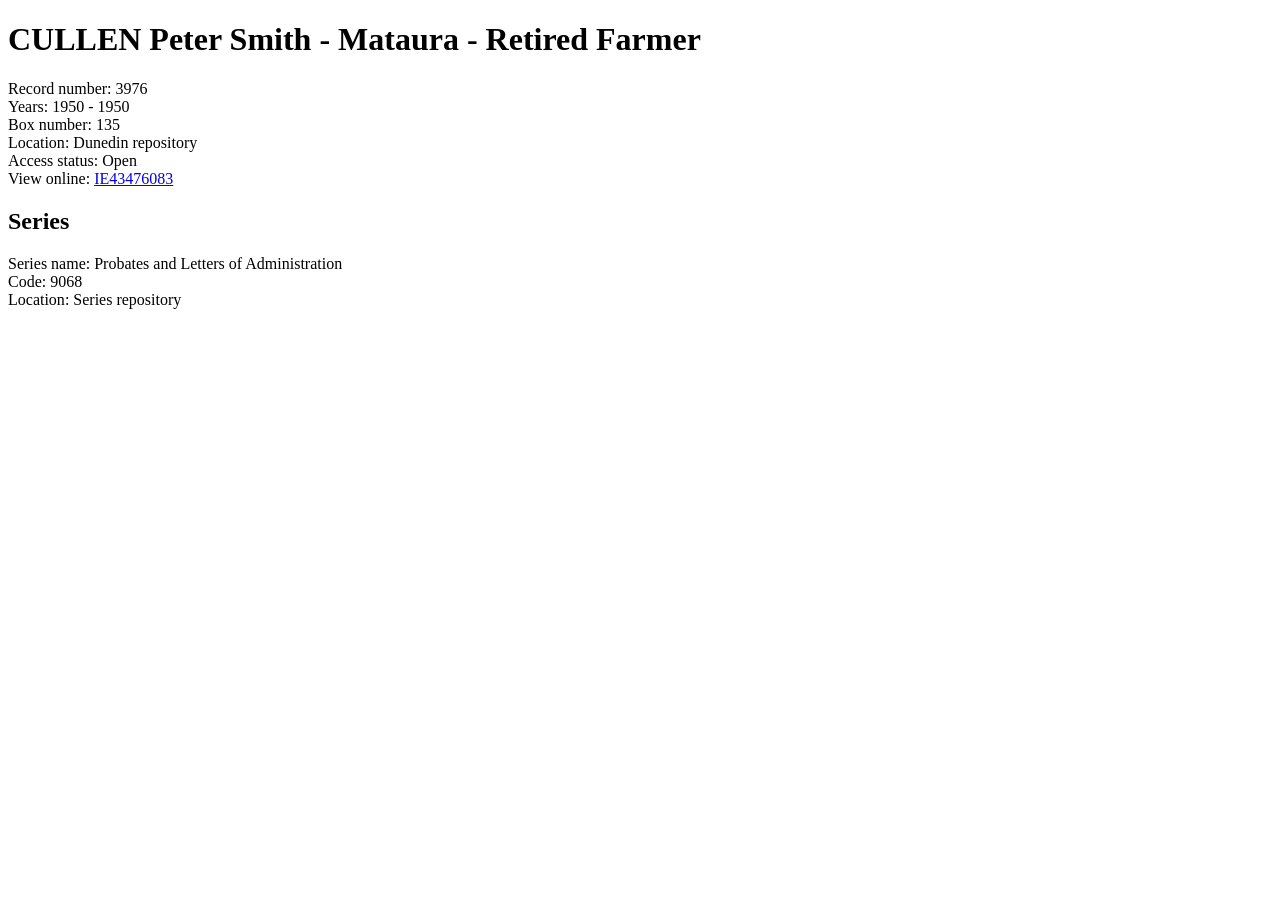
<file: unit_tests/archivesnz/saved_pages/probate_item_with_image.html>
<!doctype html>
<html>
  <body>
    <h1>CULLEN Peter Smith - Mataura - Retired Farmer</h1>
    <div class="row arena-basic-info-field">
      <div class="col-12"><span class="arena-field"><span class="arena-field-label">Record number<span>:&nbsp;</span></span><span data-test-id="arena-field-value">3976</span></span></div>
    </div>
    <div class="row arena-basic-info-field">
      <div class="col-12"><span class="arena-field"><span class="arena-field-label">Years<span>:&nbsp;</span></span><span class="arena-field-value">1950 - 1950</span></span></div>
    </div>
    <div class="row arena-basic-info-field">
      <div class="col-12"><span class="arena-field"><span class="arena-field-label">Box number<span>:&nbsp;</span></span><span class="arena-field-value">135</span></span></div>
    </div>
    <div class="row arena-basic-info-field">
      <div class="col-12"><span class="arena-field"><span class="arena-field-label">Location<span>:&nbsp;</span></span><span class="arena-field-value">Dunedin repository</span></span></div>
    </div>
    <div class="row arena-basic-info-field">
      <div class="col-12"><span class="arena-field"><span class="arena-field-label">Access status<span>:&nbsp;</span></span><span class="arena-field-value">Open</span></span></div>
    </div>
    <div class="row arena-basic-info-field">
      <div class="col-12"><span class="arena-field"><span class="arena-field-label">View online<span>:&nbsp;</span></span><span class="arena-field-value"><a class="arena-field-link" href="https://ndhadeliver.natlib.govt.nz/delivery/DeliveryManagerServlet?dps_pid=IE43476083">IE43476083</a></span></span></div>
    </div>
    <div class="row arena-basic-info-section">
      <h2>Series</h2>
      <div class="row arena-basic-info-field">
        <div class="col-12"><span class="arena-field"><span class="arena-field-label">Series name<span>:&nbsp;</span></span><span class="arena-field-value">Probates and Letters of Administration</span></span></div>
      </div>
      <div class="row arena-basic-info-field">
        <div class="col-12"><span class="arena-field"><span class="arena-field-label">Code<span>:&nbsp;</span></span><span class="arena-field-value">9068</span></span></div>
      </div>
      <div class="row arena-basic-info-field">
        <div class="col-12"><span class="arena-field"><span class="arena-field-label">Location<span>:&nbsp;</span></span><span class="arena-field-value">Series repository</span></span></div>
      </div>
    </div>
  </body>
</html>
</file>
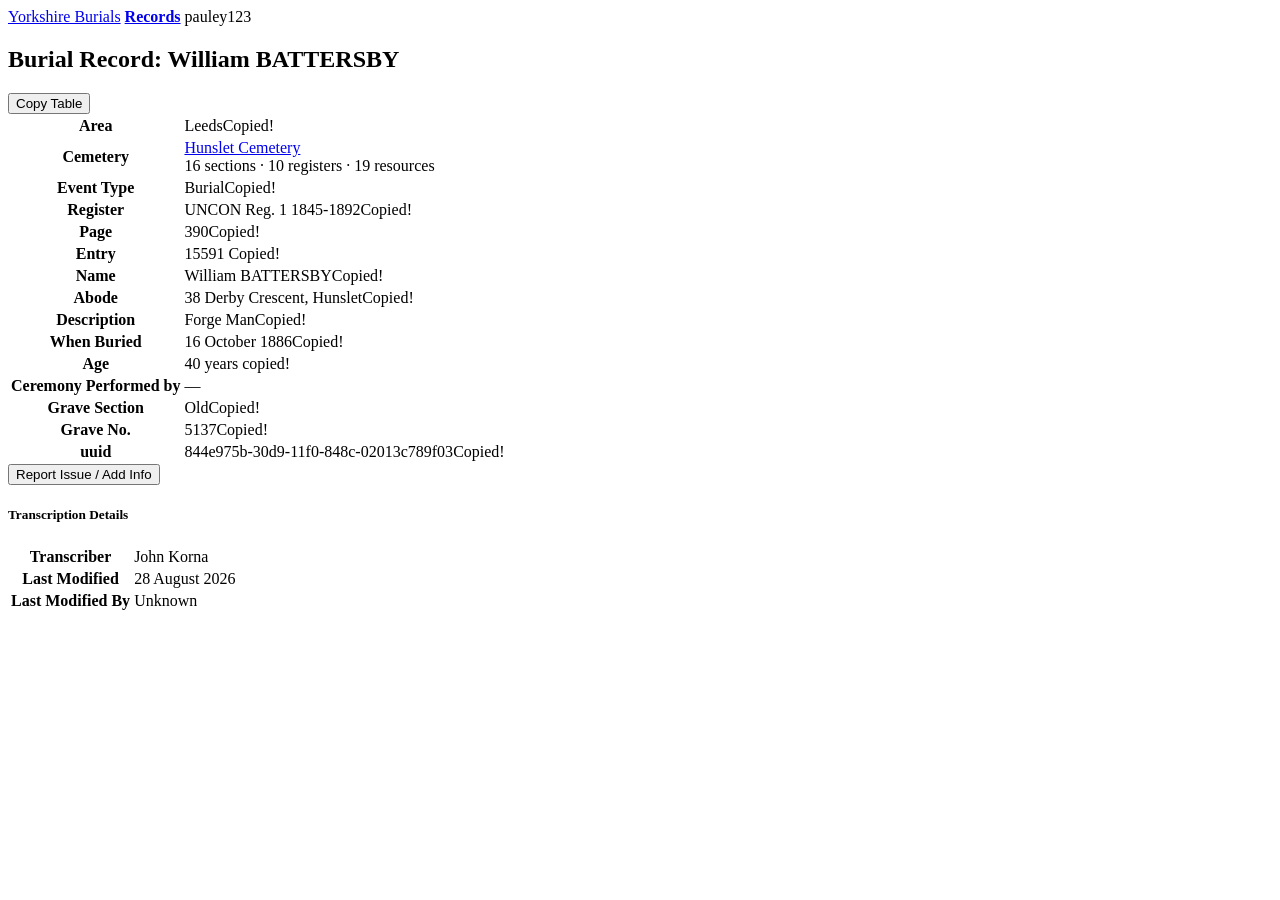
<file: unit_tests/yorkshireburials/saved_pages/bur_1886_william_battersby.html>
<!DOCTYPE html>
<html lang="en">
  <head>
    <meta charset="UTF-8" />
    <title>Yorkshire Burials - Burial Record</title>
  </head>
  <body>
    <!-- Reconstructed from a screenshot of a logged-in record page, not a saved copy of the HTML.
         The click-to-copy "Copied!" text is included in two forms because the real markup is not known. -->
    <nav class="navbar">
      <a class="navbar-brand" href="/">Yorkshire Burials</a>
      <a href="/records/"><strong>Records</strong></a>
      <span>pauley123</span>
    </nav>
    <main class="container py-4">
      <h2><i class="bi bi-person-circle"></i> Burial Record: William BATTERSBY</h2>
      <button class="btn btn-primary btn-sm">Copy Table</button>
      <table class="table table-bordered">
        <tbody>
          <tr>
            <th>Area</th>
            <td><span class="copyable">Leeds</span><span class="copy-feedback d-none">Copied!</span></td>
          </tr>
          <tr>
            <th>Cemetery</th>
            <td>
              <a href="/cemeteries/view_cemetery.php?id=2" target="_blank"
                >Hunslet Cemetery <i class="bi bi-box-arrow-up-right"></i
              ></a>
              <div class="small text-muted">16 sections · 10 registers · 19 resources</div>
            </td>
          </tr>
          <tr>
            <th>Event Type</th>
            <td><span class="copyable">Burial</span><span class="copy-feedback d-none">Copied!</span></td>
          </tr>
          <tr>
            <th>Register</th>
            <td>
              <span class="copyable">UNCON Reg. 1 1845-1892</span><span class="copy-feedback d-none">Copied!</span>
            </td>
          </tr>
          <tr>
            <th>Page</th>
            <td><span class="copyable">390</span><span class="copy-feedback d-none">Copied!</span></td>
          </tr>
          <tr>
            <th>Entry</th>
            <td><span class="copyable">15591</span> Copied!</td>
          </tr>
          <tr>
            <th>Name</th>
            <td><span class="copyable">William BATTERSBY</span><span class="copy-feedback d-none">Copied!</span></td>
          </tr>
          <tr>
            <th>Abode</th>
            <td>
              <span class="copyable">38 Derby Crescent, Hunslet</span><span class="copy-feedback d-none">Copied!</span>
            </td>
          </tr>
          <tr>
            <th>Description</th>
            <td><span class="copyable">Forge Man</span><span class="copy-feedback d-none">Copied!</span></td>
          </tr>
          <tr>
            <th>When Buried</th>
            <td><span class="copyable">16 October 1886</span><span class="copy-feedback d-none">Copied!</span></td>
          </tr>
          <tr>
            <th>Age</th>
            <td>40 years copied!</td>
          </tr>
          <tr>
            <th>Ceremony Performed by</th>
            <td>—</td>
          </tr>
          <tr>
            <th>Grave Section</th>
            <td><span class="copyable">Old</span><span class="copy-feedback d-none">Copied!</span></td>
          </tr>
          <tr>
            <th>Grave No.</th>
            <td><span class="copyable">5137</span><span class="copy-feedback d-none">Copied!</span></td>
          </tr>
          <tr>
            <th>uuid</th>
            <td>
              <span class="copyable">844e975b-30d9-11f0-848c-02013c789f03</span
              ><span class="copy-feedback d-none">Copied!</span>
            </td>
          </tr>
        </tbody>
      </table>
      <button class="btn btn-danger btn-sm">Report Issue / Add Info</button>

      <div class="tab-content">
        <div class="tab-pane active" id="info">
          <h5>Transcription Details</h5>
          <table class="table table-bordered table-sm">
            <tbody>
              <tr>
                <th>Transcriber</th>
                <td>John Korna</td>
              </tr>
              <tr>
                <th>Last Modified</th>
                <td>28 August 2026</td>
              </tr>
              <tr>
                <th>Last Modified By</th>
                <td>Unknown</td>
              </tr>
            </tbody>
          </table>
        </div>
      </div>
    </main>
  </body>
</html>
</file>
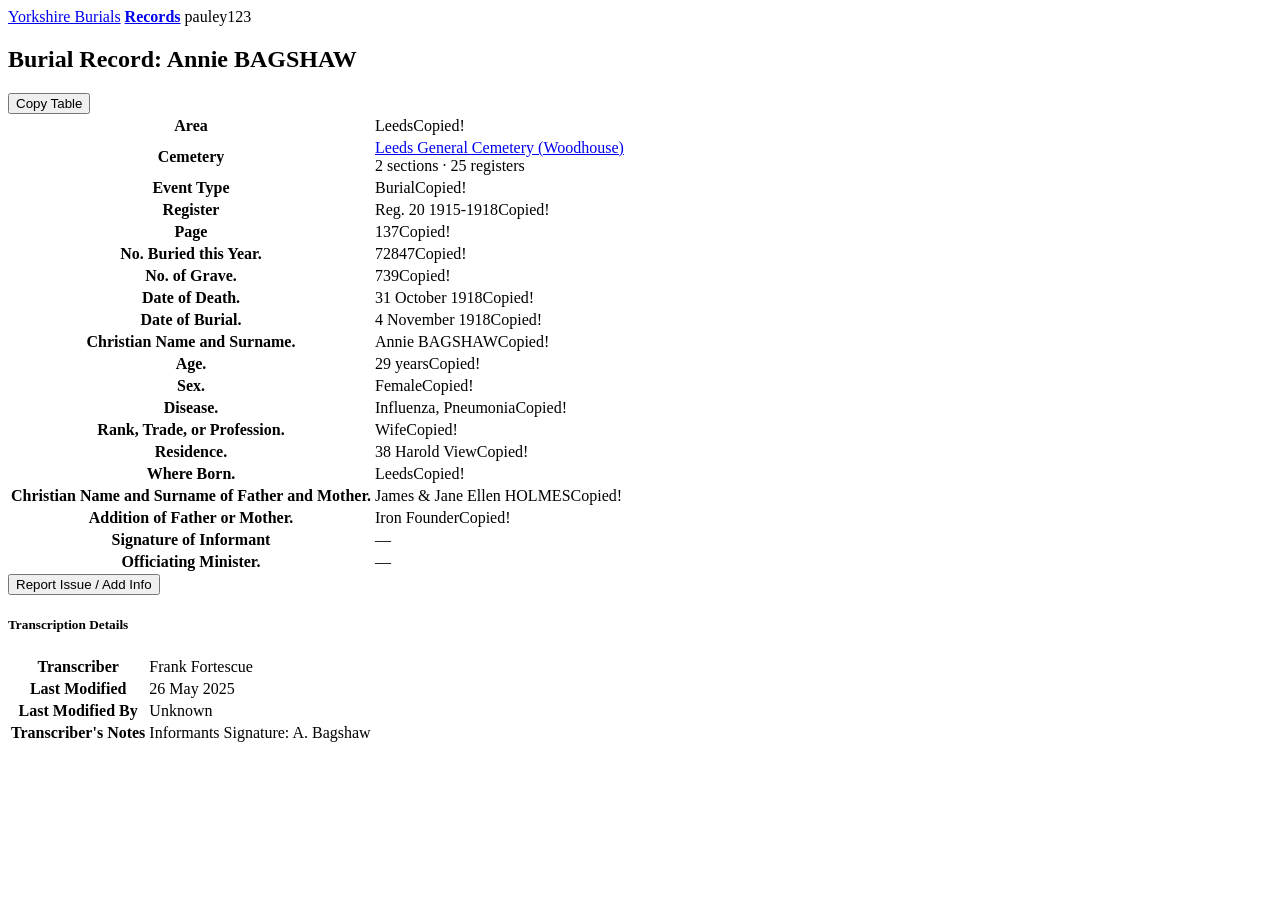
<file: unit_tests/yorkshireburials/saved_pages/bur_1918_annie_bagshaw.html>
<!DOCTYPE html>
<html lang="en">
  <head>
    <meta charset="UTF-8" />
    <title>Yorkshire Burials - Burial Record</title>
  </head>
  <body>
    <!-- Reconstructed from a screenshot of a logged-in record page, not a saved copy of the HTML.
         The click-to-copy "Copied!" markup is a guess because the real markup is not known. -->
    <nav class="navbar">
      <a class="navbar-brand" href="/">Yorkshire Burials</a>
      <a href="/records/"><strong>Records</strong></a>
      <span>pauley123</span>
    </nav>
    <main class="container py-4">
      <h2><i class="bi bi-person-circle"></i> Burial Record: Annie BAGSHAW</h2>
      <button class="btn btn-primary btn-sm">Copy Table</button>
      <table class="table table-bordered">
        <tbody>
          <tr>
            <th>Area</th>
            <td><span class="copyable">Leeds</span><span class="copy-feedback d-none">Copied!</span></td>
          </tr>
          <tr>
            <th>Cemetery</th>
            <td>
              <a href="/cemeteries/view_cemetery.php?id=3" target="_blank"
                >Leeds General Cemetery (Woodhouse) <i class="bi bi-box-arrow-up-right"></i
              ></a>
              <div class="small text-muted">2 sections · 25 registers</div>
            </td>
          </tr>
          <tr>
            <th>Event Type</th>
            <td><span class="copyable">Burial</span><span class="copy-feedback d-none">Copied!</span></td>
          </tr>
          <tr>
            <th>Register</th>
            <td><span class="copyable">Reg. 20 1915-1918</span><span class="copy-feedback d-none">Copied!</span></td>
          </tr>
          <tr>
            <th>Page</th>
            <td><span class="copyable">137</span><span class="copy-feedback d-none">Copied!</span></td>
          </tr>
          <tr>
            <th>No. Buried this Year.</th>
            <td><span class="copyable">72847</span><span class="copy-feedback d-none">Copied!</span></td>
          </tr>
          <tr>
            <th>No. of Grave.</th>
            <td><span class="copyable">739</span><span class="copy-feedback d-none">Copied!</span></td>
          </tr>
          <tr>
            <th>Date of Death.</th>
            <td><span class="copyable">31 October 1918</span><span class="copy-feedback d-none">Copied!</span></td>
          </tr>
          <tr>
            <th>Date of Burial.</th>
            <td><span class="copyable">4 November 1918</span><span class="copy-feedback d-none">Copied!</span></td>
          </tr>
          <tr>
            <th>Christian Name and Surname.</th>
            <td><span class="copyable">Annie BAGSHAW</span><span class="copy-feedback d-none">Copied!</span></td>
          </tr>
          <tr>
            <th>Age.</th>
            <td><span class="copyable">29 years</span><span class="copy-feedback d-none">Copied!</span></td>
          </tr>
          <tr>
            <th>Sex.</th>
            <td><span class="copyable">Female</span><span class="copy-feedback d-none">Copied!</span></td>
          </tr>
          <tr>
            <th>Disease.</th>
            <td><span class="copyable">Influenza, Pneumonia</span><span class="copy-feedback d-none">Copied!</span></td>
          </tr>
          <tr>
            <th>Rank, Trade, or Profession.</th>
            <td><span class="copyable">Wife</span><span class="copy-feedback d-none">Copied!</span></td>
          </tr>
          <tr>
            <th>Residence.</th>
            <td><span class="copyable">38 Harold View</span><span class="copy-feedback d-none">Copied!</span></td>
          </tr>
          <tr>
            <th>Where Born.</th>
            <td><span class="copyable">Leeds</span><span class="copy-feedback d-none">Copied!</span></td>
          </tr>
          <tr>
            <th>Christian Name and Surname of Father and Mother.</th>
            <td><span class="copyable">James &amp; Jane Ellen HOLMES</span><span class="copy-feedback d-none">Copied!</span></td>
          </tr>
          <tr>
            <th>Addition of Father or Mother.</th>
            <td><span class="copyable">Iron Founder</span><span class="copy-feedback d-none">Copied!</span></td>
          </tr>
          <tr>
            <th>Signature of Informant</th>
            <td>—</td>
          </tr>
          <tr>
            <th>Officiating Minister.</th>
            <td>—</td>
          </tr>
        </tbody>
      </table>
      <button class="btn btn-danger btn-sm">Report Issue / Add Info</button>

      <div class="tab-content">
        <div class="tab-pane active" id="info">
          <h5>Transcription Details</h5>
          <table class="table table-bordered table-sm">
            <tbody>
              <tr>
                <th>Transcriber</th>
                <td>Frank Fortescue</td>
              </tr>
              <tr>
                <th>Last Modified</th>
                <td>26 May 2025</td>
              </tr>
              <tr>
                <th>Last Modified By</th>
                <td>Unknown</td>
              </tr>
              <tr>
                <th>Transcriber's Notes</th>
                <td>Informants Signature: A. Bagshaw</td>
              </tr>
            </tbody>
          </table>
        </div>
      </div>
    </main>
  </body>
</html>
</file>
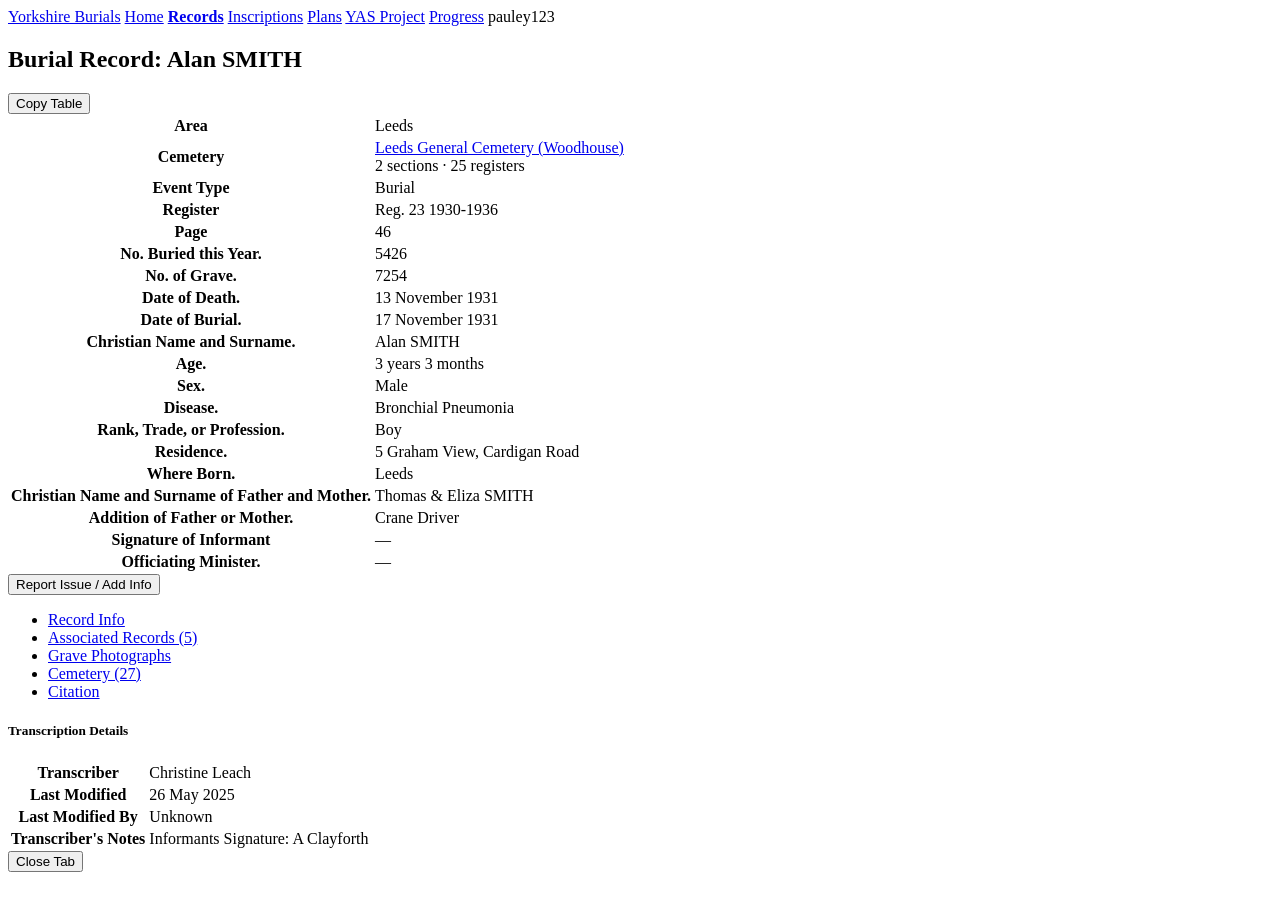
<file: unit_tests/yorkshireburials/saved_pages/bur_1931_alan_smith.html>
<!DOCTYPE html>
<html lang="en">
  <head>
    <meta charset="UTF-8" />
    <title>Yorkshire Burials - Burial Record</title>
  </head>
  <body>
    <!-- Reconstructed from a screenshot of a logged-in record page, not a saved copy of the HTML -->
    <nav class="navbar">
      <a class="navbar-brand" href="/">Yorkshire Burials</a>
      <a href="/">Home</a>
      <a href="/records/"><strong>Records</strong></a>
      <a href="/inscriptions/">Inscriptions</a>
      <a href="/maps/">Plans</a>
      <a href="/yas/">YAS Project</a>
      <a href="/progress/">Progress</a>
      <span>pauley123</span>
    </nav>
    <main class="container py-4">
      <h2><i class="bi bi-person-circle"></i> Burial Record: Alan SMITH</h2>
      <button class="btn btn-primary btn-sm">Copy Table</button>
      <table class="table table-bordered">
        <tbody>
          <tr>
            <th>Area</th>
            <td>Leeds</td>
          </tr>
          <tr>
            <th>Cemetery</th>
            <td>
              <a href="/cemeteries/view_cemetery.php?id=1" target="_blank"
                >Leeds General Cemetery (Woodhouse) <i class="bi bi-box-arrow-up-right"></i
              ></a>
              <div class="small text-muted">2 sections · 25 registers</div>
            </td>
          </tr>
          <tr>
            <th>Event Type</th>
            <td>Burial</td>
          </tr>
          <tr>
            <th>Register</th>
            <td>Reg. 23 1930-1936</td>
          </tr>
          <tr>
            <th>Page</th>
            <td>46</td>
          </tr>
          <tr>
            <th>No. Buried this Year.</th>
            <td>5426</td>
          </tr>
          <tr>
            <th>No. of Grave.</th>
            <td>7254</td>
          </tr>
          <tr>
            <th>Date of Death.</th>
            <td>13 November 1931</td>
          </tr>
          <tr>
            <th>Date of Burial.</th>
            <td>17 November 1931</td>
          </tr>
          <tr>
            <th>Christian Name and Surname.</th>
            <td>Alan SMITH</td>
          </tr>
          <tr>
            <th>Age.</th>
            <td>3 years 3 months</td>
          </tr>
          <tr>
            <th>Sex.</th>
            <td>Male</td>
          </tr>
          <tr>
            <th>Disease.</th>
            <td>Bronchial Pneumonia</td>
          </tr>
          <tr>
            <th>Rank, Trade, or Profession.</th>
            <td>Boy</td>
          </tr>
          <tr>
            <th>Residence.</th>
            <td>5 Graham View, Cardigan Road</td>
          </tr>
          <tr>
            <th>Where Born.</th>
            <td>Leeds</td>
          </tr>
          <tr>
            <th>Christian Name and Surname of Father and Mother.</th>
            <td>Thomas &amp; Eliza SMITH</td>
          </tr>
          <tr>
            <th>Addition of Father or Mother.</th>
            <td>Crane Driver</td>
          </tr>
          <tr>
            <th>Signature of Informant</th>
            <td>—</td>
          </tr>
          <tr>
            <th>Officiating Minister.</th>
            <td>—</td>
          </tr>
        </tbody>
      </table>
      <button class="btn btn-danger btn-sm">Report Issue / Add Info</button>

      <ul class="nav nav-tabs">
        <li class="nav-item"><a class="nav-link active" href="#info">Record Info</a></li>
        <li class="nav-item"><a class="nav-link" href="#associated">Associated Records (5)</a></li>
        <li class="nav-item"><a class="nav-link" href="#photos">Grave Photographs</a></li>
        <li class="nav-item"><a class="nav-link" href="#cemetery">Cemetery (27)</a></li>
        <li class="nav-item"><a class="nav-link" href="#citation">Citation</a></li>
      </ul>
      <div class="tab-content">
        <div class="tab-pane active" id="info">
          <h5>Transcription Details</h5>
          <table class="table table-bordered table-sm">
            <tbody>
              <tr>
                <th>Transcriber</th>
                <td>Christine Leach</td>
              </tr>
              <tr>
                <th>Last Modified</th>
                <td>26 May 2025</td>
              </tr>
              <tr>
                <th>Last Modified By</th>
                <td>Unknown</td>
              </tr>
              <tr>
                <th>Transcriber's Notes</th>
                <td>Informants Signature: A Clayforth</td>
              </tr>
            </tbody>
          </table>
        </div>
      </div>
      <button class="btn btn-outline-secondary btn-sm">Close Tab</button>
    </main>
  </body>
</html>
</file>
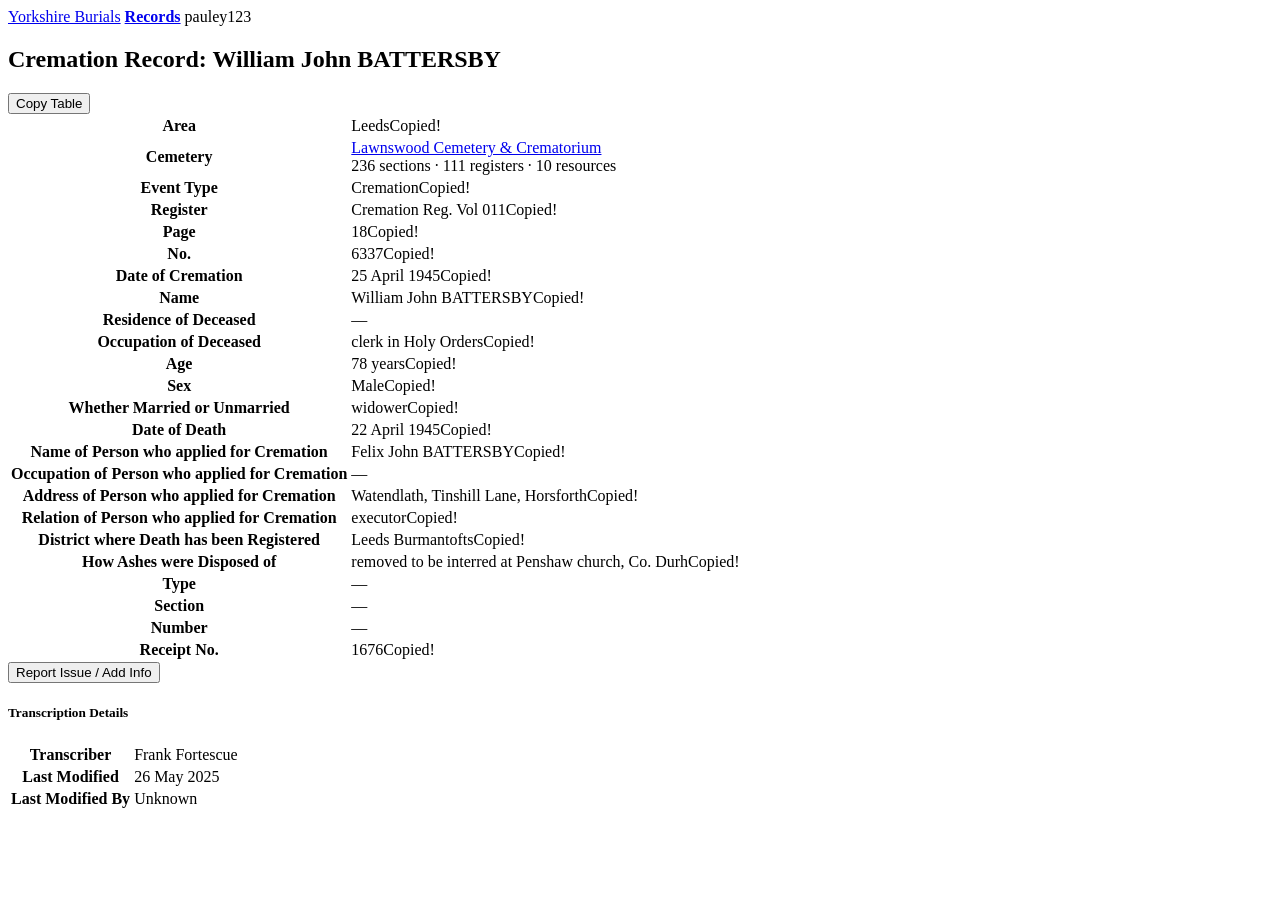
<file: unit_tests/yorkshireburials/saved_pages/cre_1945_william_john_battersby.html>
<!DOCTYPE html>
<html lang="en">
  <head>
    <meta charset="UTF-8" />
    <title>Yorkshire Burials - Cremation Record</title>
  </head>
  <body>
    <!-- Reconstructed from a screenshot of a logged-in record page, not a saved copy of the HTML.
         The click-to-copy "Copied!" markup is a guess because the real markup is not known. -->
    <nav class="navbar">
      <a class="navbar-brand" href="/">Yorkshire Burials</a>
      <a href="/records/"><strong>Records</strong></a>
      <span>pauley123</span>
    </nav>
    <main class="container py-4">
      <h2><i class="bi bi-person-circle"></i> Cremation Record: William John BATTERSBY</h2>
      <button class="btn btn-primary btn-sm">Copy Table</button>
      <table class="table table-bordered">
        <tbody>
          <tr>
            <th>Area</th>
            <td><span class="copyable">Leeds</span><span class="copy-feedback d-none">Copied!</span></td>
          </tr>
          <tr>
            <th>Cemetery</th>
            <td>
              <a href="/cemeteries/view_cemetery.php?id=1" target="_blank"
                >Lawnswood Cemetery &amp; Crematorium <i class="bi bi-box-arrow-up-right"></i
              ></a>
              <div class="small text-muted">236 sections · 111 registers · 10 resources</div>
            </td>
          </tr>
          <tr>
            <th>Event Type</th>
            <td><span class="copyable">Cremation</span><span class="copy-feedback d-none">Copied!</span></td>
          </tr>
          <tr>
            <th>Register</th>
            <td><span class="copyable">Cremation Reg. Vol 011</span><span class="copy-feedback d-none">Copied!</span></td>
          </tr>
          <tr>
            <th>Page</th>
            <td><span class="copyable">18</span><span class="copy-feedback d-none">Copied!</span></td>
          </tr>
          <tr>
            <th>No.</th>
            <td><span class="copyable">6337</span><span class="copy-feedback d-none">Copied!</span></td>
          </tr>
          <tr>
            <th>Date of Cremation</th>
            <td><span class="copyable">25 April 1945</span><span class="copy-feedback d-none">Copied!</span></td>
          </tr>
          <tr>
            <th>Name</th>
            <td><span class="copyable">William John BATTERSBY</span><span class="copy-feedback d-none">Copied!</span></td>
          </tr>
          <tr>
            <th>Residence of Deceased</th>
            <td>—</td>
          </tr>
          <tr>
            <th>Occupation of Deceased</th>
            <td><span class="copyable">clerk in Holy Orders</span><span class="copy-feedback d-none">Copied!</span></td>
          </tr>
          <tr>
            <th>Age</th>
            <td><span class="copyable">78 years</span><span class="copy-feedback d-none">Copied!</span></td>
          </tr>
          <tr>
            <th>Sex</th>
            <td><span class="copyable">Male</span><span class="copy-feedback d-none">Copied!</span></td>
          </tr>
          <tr>
            <th>Whether Married or Unmarried</th>
            <td><span class="copyable">widower</span><span class="copy-feedback d-none">Copied!</span></td>
          </tr>
          <tr>
            <th>Date of Death</th>
            <td><span class="copyable">22 April 1945</span><span class="copy-feedback d-none">Copied!</span></td>
          </tr>
          <tr>
            <th>Name of Person who applied for Cremation</th>
            <td><span class="copyable">Felix John BATTERSBY</span><span class="copy-feedback d-none">Copied!</span></td>
          </tr>
          <tr>
            <th>Occupation of Person who applied for Cremation</th>
            <td>—</td>
          </tr>
          <tr>
            <th>Address of Person who applied for Cremation</th>
            <td><span class="copyable">Watendlath, Tinshill Lane, Horsforth</span><span class="copy-feedback d-none">Copied!</span></td>
          </tr>
          <tr>
            <th>Relation of Person who applied for Cremation</th>
            <td><span class="copyable">executor</span><span class="copy-feedback d-none">Copied!</span></td>
          </tr>
          <tr>
            <th>District where Death has been Registered</th>
            <td><span class="copyable">Leeds Burmantofts</span><span class="copy-feedback d-none">Copied!</span></td>
          </tr>
          <tr>
            <th>How Ashes were Disposed of</th>
            <td><span class="copyable">removed to be interred at Penshaw church, Co. Durh</span><span class="copy-feedback d-none">Copied!</span></td>
          </tr>
          <tr>
            <th>Type</th>
            <td>—</td>
          </tr>
          <tr>
            <th>Section</th>
            <td>—</td>
          </tr>
          <tr>
            <th>Number</th>
            <td>—</td>
          </tr>
          <tr>
            <th>Receipt No.</th>
            <td><span class="copyable">1676</span><span class="copy-feedback d-none">Copied!</span></td>
          </tr>
        </tbody>
      </table>
      <button class="btn btn-danger btn-sm">Report Issue / Add Info</button>

      <div class="tab-content">
        <div class="tab-pane active" id="info">
          <h5>Transcription Details</h5>
          <table class="table table-bordered table-sm">
            <tbody>
              <tr>
                <th>Transcriber</th>
                <td>Frank Fortescue</td>
              </tr>
              <tr>
                <th>Last Modified</th>
                <td>26 May 2025</td>
              </tr>
              <tr>
                <th>Last Modified By</th>
                <td>Unknown</td>
              </tr>
            </tbody>
          </table>
        </div>
      </div>
    </main>
  </body>
</html>
</file>
